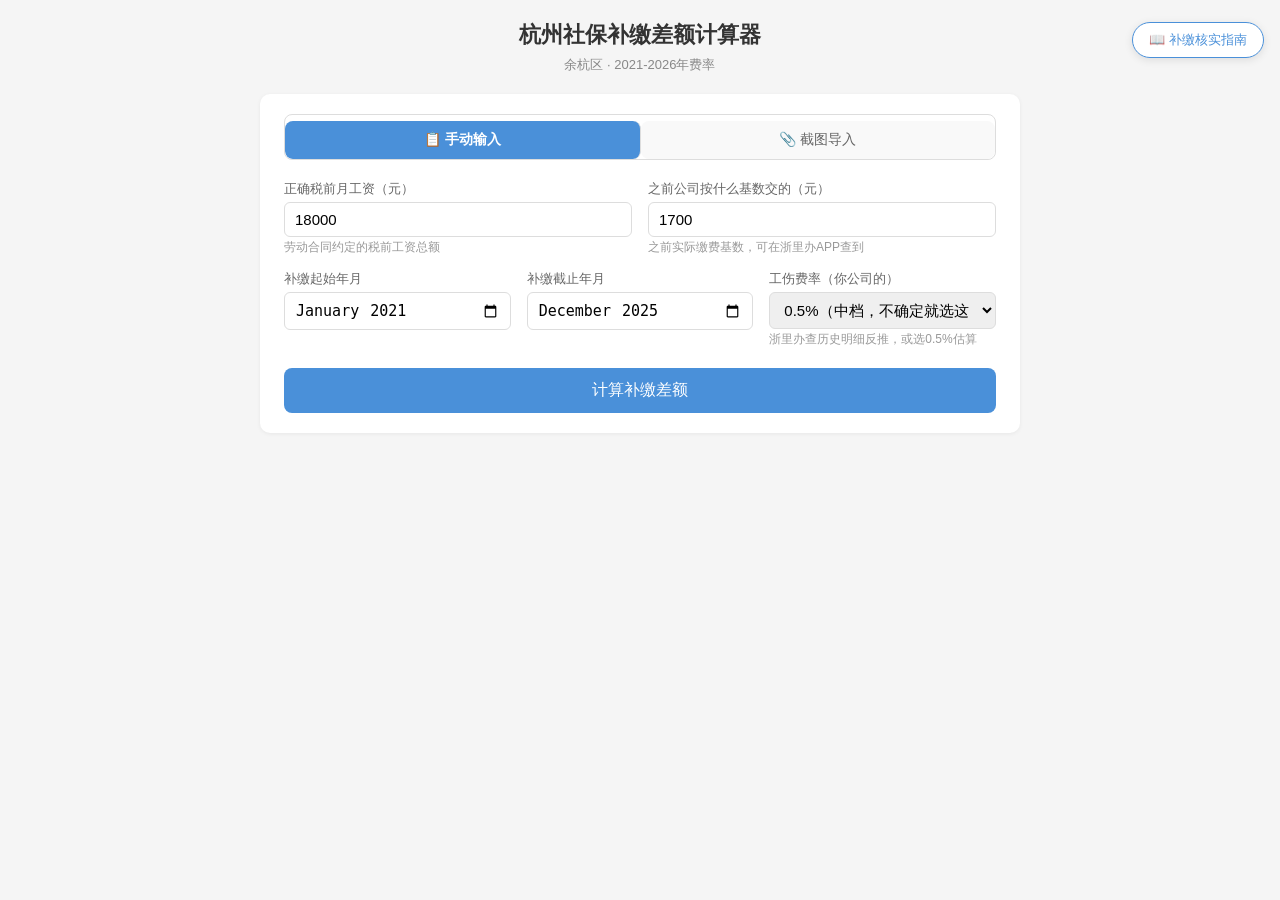
<file: index.html>
<!doctype html>
<html lang="zh-CN">
  <head>
    <meta charset="UTF-8" />
    <meta name="viewport" content="width=device-width, initial-scale=1.0" />
    <title>杭州社保补缴差额计算器</title>
      <link rel="stylesheet" href="style.css" />
  
</head>
<body>
<!-- 右上角指南按钮 -->
    <button class="guide-btn" onclick="openGuide()">📖 补缴核实指南</button>

    <!-- 指南弹窗 -->
    <div class="guide-overlay" id="guideOverlay" onclick="if(event.target===this)closeGuide()">
      <div class="guide-modal" id="guideModal"></div>
    </div>

    <div class="container">
      <h1>杭州社保补缴差额计算器</h1>
      <p class="subtitle">余杭区 · 2021-2026年费率</p>

      <!-- 输入区 -->
      <div class="card">
        <!-- 模式切换标签 -->
        <div class="mode-tabs">
          <button class="mode-tab active" onclick="switchMode('manual')" id="tabManual">
            📋 手动输入
          </button>
          <button class="mode-tab" onclick="switchMode('ocr')" id="tabOcr">
            📎 截图导入
          </button>
        </div>

        <!-- ==================== 手动输入区 ==================== -->
        <div id="manualSection">
          <div class="row">
            <div class="field">
              <label>正确税前月工资（元）</label>
              <input
                type="number"
                id="correctBaseManual"
                value="18000"
                placeholder="如 18000"
              />
              <div class="hint">劳动合同约定的税前工资总额</div>
            </div>
            <div class="field">
              <label>之前公司按什么基数交的（元）</label>
              <input
                type="number"
                id="oldBase"
                value="1700"
                placeholder="如 1700"
              />
              <div class="hint">之前实际缴费基数，可在浙里办APP查到</div>
            </div>
          </div>
          <div class="row">
            <div class="field">
              <label>补缴起始年月</label>
              <input type="month" id="startMonthManual" value="2021-01" />
            </div>
            <div class="field">
              <label>补缴截止年月</label>
              <input type="month" id="endMonthManual" value="2025-12" />
            </div>
            <div class="field">
              <label>工伤费率（你公司的）</label>
              <select id="injuryRateManual">
                <option value="0.2">0.2%</option>
                <option value="0.4">0.4%</option>
                <option value="0.5" selected>0.5%（中档，不确定就选这个）</option>
                <option value="0.7">0.7%</option>
                <option value="0.9">0.9%</option>
                <option value="1.1">1.1%</option>
                <option value="1.3">1.3%</option>
                <option value="1.5">1.5%</option>
              </select>
              <div class="hint">浙里办查历史明细反推，或选0.5%估算</div>
            </div>
          </div>
          <button onclick="calculate()">计算补缴差额</button>
        </div>

        <!-- ==================== 截图导入区 ==================== -->
        <div id="ocrSection" style="display:none">

          <!-- API Key 配置 -->
          <div class="api-key-bar" style="display:flex;gap:8px;align-items:center;margin-bottom:14px;flex-wrap:wrap">
            <input type="password" id="apiKeyInput"
              placeholder="输入DashScope API Key"
              style="flex:1;min-width:180px;padding:7px 10px;border:1px solid #ddd;border-radius:6px;font-size:13px" />
            <button class="btn-sm btn-secondary" onclick="saveApiKey()" style="white-space:nowrap">保存Key</button>
            <a href="https://dashscope.console.aliyun.com/apiKey" target="_blank"
              style="font-size:11px;color:#4a90d9;white-space:nowrap">去获取免费Key →</a>
            <span id="apiKeyStatus" style="font-size:11px;color:#999"></span>
          </div>

          <!-- ====== 粘贴文字（备选） ====== -->
          <details style="margin-bottom:14px">
            <summary style="cursor:pointer;font-size:12px;color:#999">📝 或者粘贴文字解析（备选方案）</summary>
            <div style="margin-top:8px">
            <textarea id="pasteInput" placeholder="粘贴缴费明细文字，支持逗号/空格分隔&#10;例如：202507,3011000106491343,余杭区,4986,..."
              style="width:100%;height:80px;border:1px solid #ddd;border-radius:6px;padding:10px;font-size:13px;font-family:inherit;resize:vertical"></textarea>
            <button class="btn-sm btn-secondary" onclick="parsePastedText()" style="margin-top:6px">解析粘贴文字</button>
            </div>
          </details>

          <!-- 上传区 -->
          <div class="upload-zone" id="uploadZone"
               onclick="document.getElementById('fileInput').click()"
               ondragover="event.preventDefault(); this.classList.add('dragover')"
               ondragleave="this.classList.remove('dragover')"
               ondrop="event.preventDefault(); this.classList.remove('dragover'); handleFileDrop(event)">
            <div class="upload-icon">🖼️</div>
            <div class="upload-text">点击或拖拽上传浙里办缴费明细截图</div>
            <div class="upload-sub">支持 WebP / PNG / JPG</div>
            <input type="file" id="fileInput" accept="image/*" onchange="handleFileSelect(event)" />
          </div>

          <!-- 图片预览区 -->
          <div class="preview-area" id="previewArea">
            <img id="previewImg" class="preview-img" alt="预览" />
            <div class="preview-actions">
              <button class="btn-secondary" onclick="resetUpload()">重新选择</button>
              <button id="ocrBtn" onclick="startOCR()">🔍 开始识别</button>
            </div>
          </div>

          <!-- 进度条 -->
          <div class="progress-area" id="progressArea">
            <div class="progress-status" id="progressStatus">正在准备识别...</div>
            <div class="progress-bar-outer">
              <div class="progress-bar-inner" id="progressBar"></div>
            </div>
          </div>

          <!-- 状态消息 -->
          <div class="status-msg" id="statusMsg"></div>

          <!-- 结果表格 -->
          <div class="ocr-results-area" id="ocrResultsArea">
            <div class="ocr-results-header">
              <h3 id="ocrResultsTitle">📋 识别结果</h3>
              <div style="display:flex;gap:8px;flex-wrap:wrap">
                <button class="btn-sm btn-secondary" onclick="addOcrRow()">+ 添加月份</button>
                <button class="btn-sm btn-secondary" onclick="resetUpload()">重新上传</button>
              </div>
            </div>
            <table class="ocr-results-table">
              <thead>
                <tr>
                  <th>序号</th>
                  <th>缴费年月</th>
                  <th>实际缴费基数（元）</th>
                  <th>操作</th>
                </tr>
              </thead>
              <tbody id="ocrResultsBody"></tbody>
            </table>
          </div>

          <!-- 原始识别文本（调试用） -->
          <details class="raw-text-area" id="rawTextArea" style="display:none;margin-top:12px">
            <summary style="cursor:pointer;font-size:12px;color:#999">📝 查看原始识别文本</summary>
            <pre id="rawOcrText" style="background:#f9f9f9;border:1px solid #eee;border-radius:6px;padding:10px;font-size:11px;max-height:200px;overflow:auto;white-space:pre-wrap;word-break:break-all;margin-top:6px"></pre>
          </details>

          <!-- 计算区（识别完成后显示） -->
          <div id="ocrCalcFields" style="display:none">
            <div class="row" style="margin-top:16px">
              <div class="field">
                <label>正确税前月工资（元）</label>
                <input type="number" id="correctBaseOcr" value="18000" placeholder="如 18000" />
                <div class="hint">劳动合同约定的税前工资总额</div>
              </div>
              <div class="field">
                <label>未识别月份的默认旧基数（元）</label>
                <input type="number" id="fallbackBase" value="1700" placeholder="备用基数" />
                <div class="hint">缺少导入数据的月份将使用此基数</div>
              </div>
            </div>
            <div class="row">
              <div class="field">
                <label>补缴起始年月</label>
                <input type="month" id="startMonthOcr" value="2021-01" />
              </div>
              <div class="field">
                <label>补缴截止年月</label>
                <input type="month" id="endMonthOcr" value="2025-12" />
              </div>
              <div class="field">
                <label>工伤费率（你公司的）</label>
                <select id="injuryRateOcr">
                  <option value="0.2">0.2%</option>
                  <option value="0.4">0.4%</option>
                  <option value="0.5" selected>0.5%</option>
                  <option value="0.7">0.7%</option>
                  <option value="0.9">0.9%</option>
                  <option value="1.1">1.1%</option>
                  <option value="1.3">1.3%</option>
                  <option value="1.5">1.5%</option>
                </select>
                <div class="hint">浙里办查历史明细反推，或选0.5%估算</div>
              </div>
            </div>
            <button onclick="calculate()">计算补缴差额</button>
          </div>
        </div>
      </div>

      <!-- 结果区 -->
      <div class="result" id="resultArea">
        <div class="card">
          <h3 style="margin-bottom: 12px">📊 计算结果</h3>
          <div class="summary">
            <div class="summary-box">
              <div class="num" id="totalPersonal">--</div>
              <div class="label">你个人需补缴（元）</div>
            </div>
            <div class="summary-box">
              <div class="num orange" id="totalCompany">--</div>
              <div class="label">公司需补缴（元）</div>
            </div>
            <div class="summary-box">
              <div class="num" id="totalMonthCount">--</div>
              <div class="label">补缴月数</div>
            </div>
          </div>
          <div class="note">
            ⚠️ 滞纳金依法由公司承担（《社会保险法》第86条），不在此列。
          </div>
          <div id="dataSourceNote" class="note" style="display:none"></div>
        </div>

        <div class="card">
          <h3 style="margin-bottom: 12px">📋 分段明细</h3>
          <div style="overflow-x: auto">
            <table id="detailTable">
              <thead>
                <tr>
                  <th>时间段</th>
                  <th>月数</th>
                  <th>基数差额</th>
                  <th>个人月补<br />(差额×10.5%)</th>
                  <th>个人小计</th>
                  <th>单位月补<br />(差额×单位%)</th>
                  <th>单位小计</th>
                </tr>
              </thead>
              <tbody id="detailBody"></tbody>
            </table>
          </div>
        </div>

        <div class="card">
          <h3 style="margin-bottom: 8px">📋 各段费率参考</h3>
          <table class="rate-table">
            <thead>
              <tr>
                <th>时间段</th>
                <th>养老(单位)</th>
                <th>医疗(单位)</th>
                <th>失业(各)</th>
                <th>工伤(单位)</th>
                <th>个人合计</th>
                <th>单位合计</th>
              </tr>
            </thead>
            <tbody id="rateBody"></tbody>
          </table>
        </div>
      </div>
    </div>
  <script src="app.js"></script>
</body>
</html>
</file>
<file: style.css>
* {
        box-sizing: border-box;
        margin: 0;
        padding: 0;
      }
      body {
        font-family: -apple-system, "Microsoft YaHei", sans-serif;
        background: #f5f5f5;
        padding: 20px;
        color: #333;
      }
      .container {
        max-width: 760px;
        margin: 0 auto;
      }
      h1 {
        text-align: center;
        margin-bottom: 6px;
        font-size: 22px;
      }
      .subtitle {
        text-align: center;
        color: #888;
        font-size: 13px;
        margin-bottom: 20px;
      }

      .card {
        background: #fff;
        border-radius: 10px;
        padding: 20px 24px;
        margin-bottom: 16px;
        box-shadow: 0 1px 4px rgba(0, 0, 0, 0.06);
      }

      /* ---------- 模式切换标签 ---------- */
      .mode-tabs {
        display: flex;
        gap: 0;
        margin-bottom: 20px;
        border-radius: 8px;
        overflow: hidden;
        border: 1px solid #ddd;
      }
      .mode-tab {
        flex: 1;
        padding: 10px 16px;
        text-align: center;
        font-size: 14px;
        cursor: pointer;
        background: #f9f9f9;
        color: #666;
        border: none;
        transition: all 0.2s;
      }
      .mode-tab:first-child {
        border-right: 1px solid #ddd;
      }
      .mode-tab.active {
        background: #4a90d9;
        color: #fff;
        font-weight: 600;
      }
      .mode-tab:hover:not(.active) {
        background: #eef4fb;
      }

      .row {
        display: flex;
        gap: 16px;
        flex-wrap: wrap;
      }
      .field {
        flex: 1;
        min-width: 140px;
        margin-bottom: 14px;
      }
      .field label {
        display: block;
        font-size: 13px;
        color: #666;
        margin-bottom: 4px;
      }
      .field input,
      .field select {
        width: 100%;
        padding: 8px 10px;
        border: 1px solid #ddd;
        border-radius: 6px;
        font-size: 15px;
      }
      .field input:focus,
      .field select:focus {
        border-color: #4a90d9;
        outline: none;
      }

      .hint {
        font-size: 12px;
        color: #999;
        margin-top: 2px;
      }

      button {
        width: 100%;
        padding: 12px;
        background: #4a90d9;
        color: #fff;
        border: none;
        border-radius: 8px;
        font-size: 16px;
        cursor: pointer;
        margin-top: 6px;
      }
      button:hover {
        background: #3a7bc8;
      }
      button:disabled {
        background: #bbb;
        cursor: not-allowed;
      }

      /* ---------- 截图导入区 ---------- */
      .upload-zone {
        border: 2px dashed #ccc;
        border-radius: 10px;
        padding: 36px 20px;
        text-align: center;
        cursor: pointer;
        transition: all 0.2s;
        background: #fafafa;
        min-height: 120px;
        display: flex;
        flex-direction: column;
        align-items: center;
        justify-content: center;
        gap: 8px;
      }
      .upload-zone:hover,
      .upload-zone.dragover {
        border-color: #4a90d9;
        background: #f0f7ff;
      }
      .upload-zone .upload-icon {
        font-size: 36px;
        color: #bbb;
      }
      .upload-zone:hover .upload-icon {
        color: #4a90d9;
      }
      .upload-zone .upload-text {
        font-size: 14px;
        color: #888;
      }
      .upload-zone .upload-sub {
        font-size: 12px;
        color: #bbb;
      }
      .upload-zone input[type="file"] {
        display: none;
      }

      .preview-area {
        text-align: center;
        display: none;
      }
      .preview-area.show {
        display: block;
      }
      .preview-img {
        max-width: 100%;
        max-height: 320px;
        border-radius: 8px;
        border: 1px solid #eee;
        display: block;
        margin: 0 auto;
      }

      .preview-actions {
        display: flex;
        gap: 10px;
        margin-top: 12px;
      }
      .preview-actions button {
        flex: 1;
        margin-top: 0;
      }

      .btn-secondary {
        background: #fff;
        color: #4a90d9;
        border: 1px solid #4a90d9;
      }
      .btn-secondary:hover {
        background: #f0f7ff;
      }
      .btn-sm {
        width: auto;
        padding: 6px 14px;
        font-size: 13px;
        margin-top: 0;
      }
      .btn-danger {
        background: #e05050;
        color: #fff;
        border: none;
      }
      .btn-danger:hover {
        background: #c04040;
      }

      /* ---------- 进度条 ---------- */
      .progress-area {
        display: none;
        margin: 14px 0;
      }
      .progress-area.show {
        display: block;
      }
      .progress-status {
        font-size: 13px;
        color: #666;
        margin-bottom: 8px;
        text-align: center;
      }
      .progress-bar-outer {
        width: 100%;
        height: 8px;
        background: #e8e8e8;
        border-radius: 4px;
        overflow: hidden;
      }
      .progress-bar-inner {
        height: 100%;
        background: #4a90d9;
        border-radius: 4px;
        width: 0%;
        transition: width 0.3s;
      }

      /* ---------- OCR结果表格 ---------- */
      .ocr-results-area {
        display: none;
      }
      .ocr-results-area.show {
        display: block;
      }
      .ocr-results-header {
        display: flex;
        justify-content: space-between;
        align-items: center;
        margin-bottom: 12px;
        flex-wrap: wrap;
        gap: 8px;
      }
      .ocr-results-header h3 {
        margin: 0;
        font-size: 15px;
      }
      .ocr-results-table {
        width: 100%;
        border-collapse: collapse;
        font-size: 13px;
        margin-bottom: 12px;
      }
      .ocr-results-table th {
        background: #f7f7f7;
        padding: 7px 8px;
        text-align: center;
        font-weight: 600;
        border-bottom: 2px solid #ddd;
        font-size: 12px;
      }
      .ocr-results-table td {
        padding: 5px 6px;
        text-align: center;
        border-bottom: 1px solid #eee;
      }
      .ocr-results-table td input.month-cn {
        width: 105px;
        font-size: 13px;
      }
      .ocr-results-table td input {
        width: 110px;
        padding: 5px 8px;
        border: 1px solid transparent;
        border-radius: 4px;
        font-size: 14px;
        text-align: center;
        background: transparent;
        transition: border-color 0.2s;
      }
      .ocr-results-table td input:hover {
        border-color: #ddd;
      }
      .ocr-results-table td input:focus {
        border-color: #4a90d9;
        outline: none;
        background: #fff;
      }
      .ocr-results-table .delete-btn {
        background: none;
        border: none;
        color: #e05050;
        cursor: pointer;
        font-size: 16px;
        padding: 2px 8px;
        margin: 0;
      }
      .ocr-results-table .delete-btn:hover {
        color: #c04040;
      }

      /* ---------- 状态消息 ---------- */
      .status-msg {
        font-size: 13px;
        padding: 8px 12px;
        border-radius: 6px;
        margin-bottom: 10px;
        display: none;
      }
      .status-msg.show {
        display: block;
      }
      .status-msg.info {
        background: #f0f7ff;
        color: #4a90d9;
        border: 1px solid #d0e3f7;
      }
      .status-msg.warn {
        background: #fff8e6;
        color: #b8780a;
        border: 1px solid #f0d78c;
      }
      .status-msg.error {
        background: #fff0f0;
        color: #c04040;
        border: 1px solid #f0c0c0;
      }

      .result {
        display: none;
      }
      .result.show {
        display: block;
      }

      .summary {
        display: flex;
        gap: 12px;
        flex-wrap: wrap;
        margin-bottom: 16px;
      }
      .summary-box {
        flex: 1;
        min-width: 150px;
        background: #f0f7ff;
        border-radius: 8px;
        padding: 14px;
        text-align: center;
      }
      .summary-box .num {
        font-size: 26px;
        font-weight: 700;
        color: #4a90d9;
      }
      .summary-box .num.orange {
        color: #e8830c;
      }
      .summary-box .label {
        font-size: 12px;
        color: #888;
        margin-top: 2px;
      }

      table {
        width: 100%;
        border-collapse: collapse;
        font-size: 13px;
      }
      th {
        background: #f7f7f7;
        padding: 8px 6px;
        text-align: center;
        font-weight: 600;
        border-bottom: 2px solid #ddd;
      }
      td {
        padding: 7px 6px;
        text-align: center;
        border-bottom: 1px solid #eee;
      }
      tr.total-row td {
        font-weight: 700;
        border-top: 2px solid #4a90d9;
        background: #f0f7ff;
      }
      .note {
        font-size: 12px;
        color: #999;
        margin-top: 10px;
      }

      .rate-table {
        font-size: 12px;
      }
      .rate-table td {
        padding: 3px 6px;
      }
      /* ---------- 指南按钮 ---------- */
      .guide-btn {
        position: fixed;
        top: 16px;
        right: 16px;
        z-index: 999;
        width: auto;
        padding: 8px 16px;
        background: #fff;
        color: #4a90d9;
        border: 1px solid #4a90d9;
        border-radius: 20px;
        font-size: 13px;
        cursor: pointer;
        box-shadow: 0 2px 8px rgba(0,0,0,0.1);
        transition: all 0.2s;
      }
      .guide-btn:hover {
        background: #4a90d9;
        color: #fff;
      }

      /* ---------- 指南弹窗 ---------- */
      .guide-overlay {
        display: none;
        position: fixed;
        top: 0; left: 0; right: 0; bottom: 0;
        background: rgba(0,0,0,0.5);
        z-index: 9999;
        justify-content: center;
        align-items: flex-start;
        padding: 40px 20px;
        overflow-y: auto;
      }
      .guide-overlay.show {
        display: flex;
      }
      .guide-modal {
        background: #fff;
        border-radius: 12px;
        max-width: 720px;
        width: 100%;
        max-height: 85vh;
        overflow-y: auto;
        padding: 30px 32px;
        position: relative;
        box-shadow: 0 8px 40px rgba(0,0,0,0.2);
      }
      .guide-close {
        position: absolute;
        top: 12px;
        right: 16px;
        width: 32px;
        height: 32px;
        border: none;
        background: #eee;
        border-radius: 50%;
        font-size: 18px;
        cursor: pointer;
        color: #666;
        line-height: 32px;
        text-align: center;
        padding: 0;
      }
      .guide-close:hover {
        background: #ddd;
      }
      .guide-modal h2 {
        font-size: 20px;
        margin: 20px 0 10px;
        color: #333;
        border-bottom: 2px solid #4a90d9;
        padding-bottom: 6px;
      }
      .guide-modal h3 {
        font-size: 16px;
        margin: 16px 0 8px;
        color: #555;
      }
      .guide-modal h4 {
        font-size: 14px;
        margin: 12px 0 6px;
        color: #666;
      }
      .guide-modal p, .guide-modal li {
        font-size: 13px;
        line-height: 1.7;
        color: #444;
      }
      .guide-modal ul, .guide-modal ol {
        padding-left: 20px;
        margin: 6px 0;
      }
      .guide-modal table {
        width: 100%;
        border-collapse: collapse;
        margin: 10px 0;
        font-size: 12px;
      }
      .guide-modal th {
        background: #f0f7ff;
        padding: 6px 8px;
        text-align: center;
        border: 1px solid #ddd;
      }
      .guide-modal td {
        padding: 5px 8px;
        text-align: center;
        border: 1px solid #eee;
      }
      .guide-modal blockquote {
        border-left: 3px solid #4a90d9;
        padding: 6px 14px;
        margin: 10px 0;
        background: #f0f7ff;
        color: #555;
        font-size: 13px;
      }
      .guide-modal code {
        background: #f4f4f4;
        padding: 2px 6px;
        border-radius: 3px;
        font-size: 12px;
      }
      .guide-modal pre {
        background: #f8f8f8;
        border: 1px solid #eee;
        border-radius: 6px;
        padding: 12px;
        overflow-x: auto;
        font-size: 12px;
        line-height: 1.6;
      }
      .guide-modal hr {
        border: none;
        border-top: 1px solid #eee;
        margin: 14px 0;
      }
</file>
